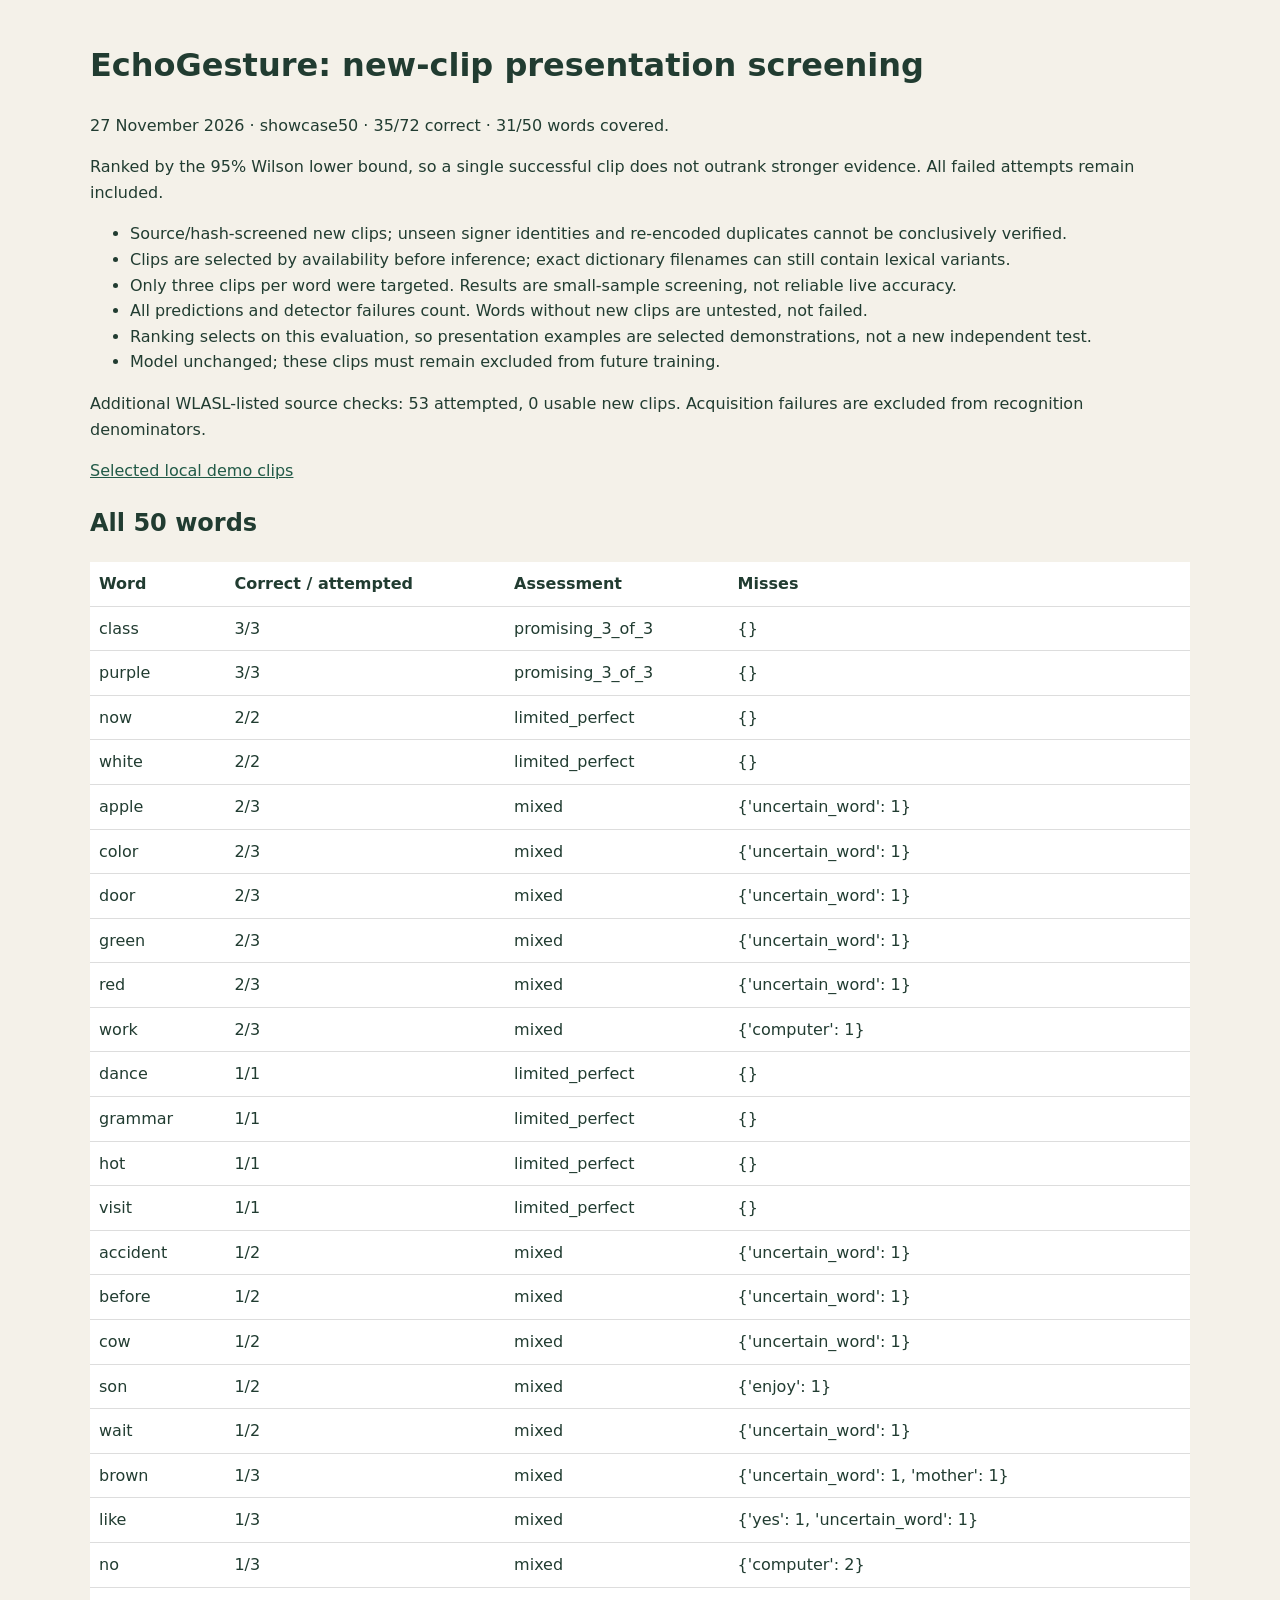
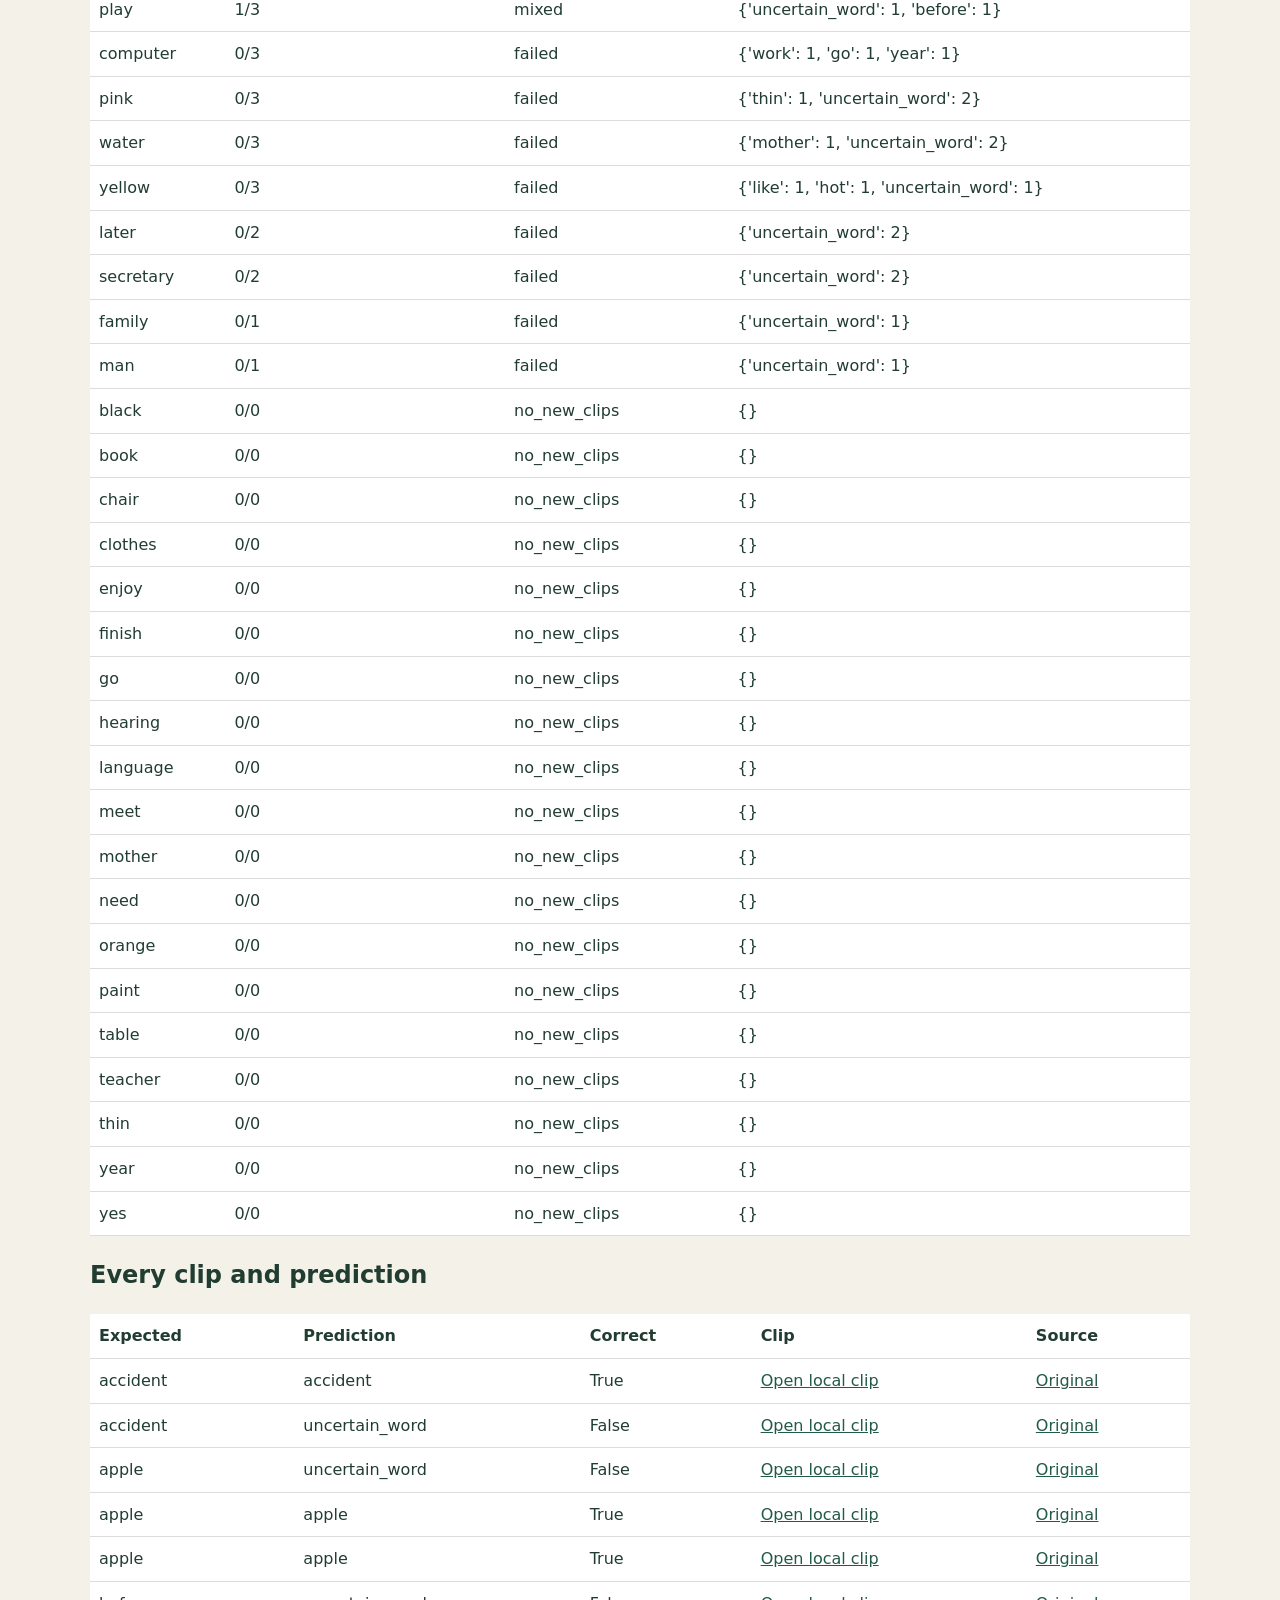
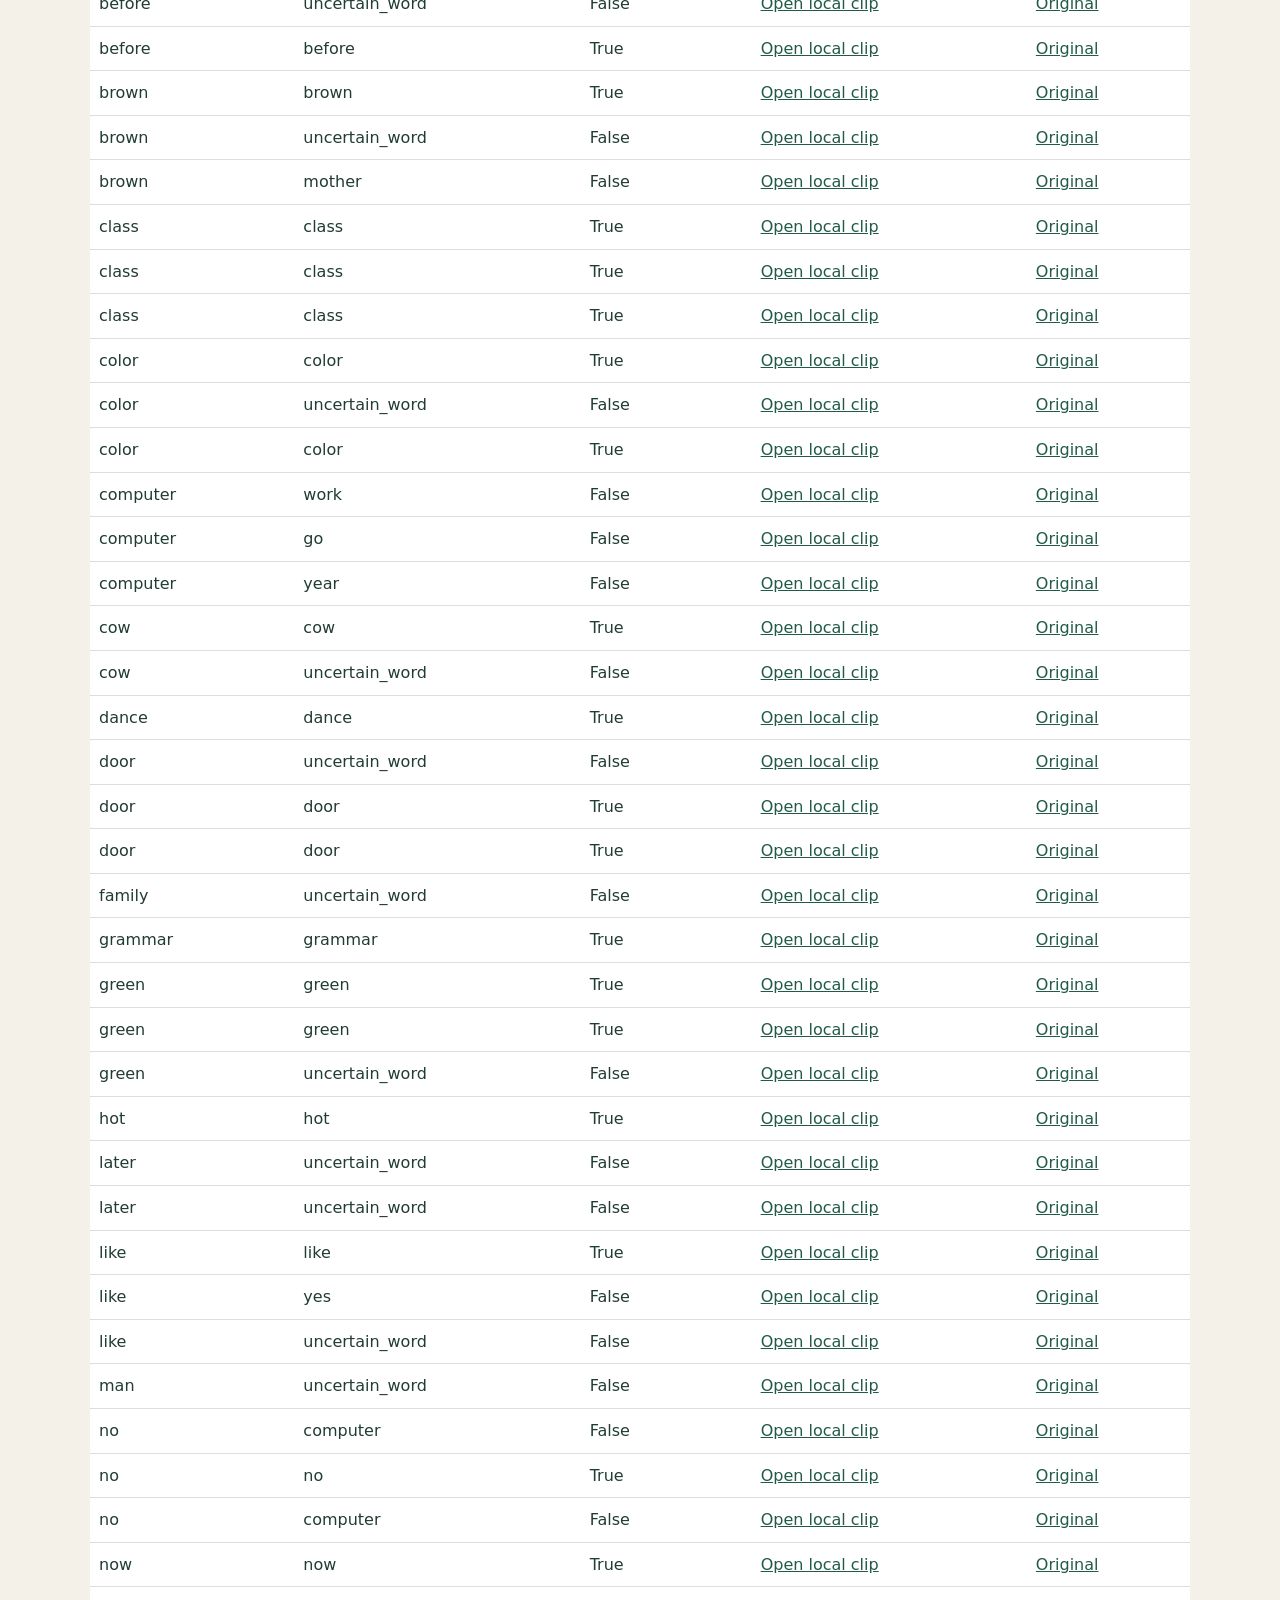
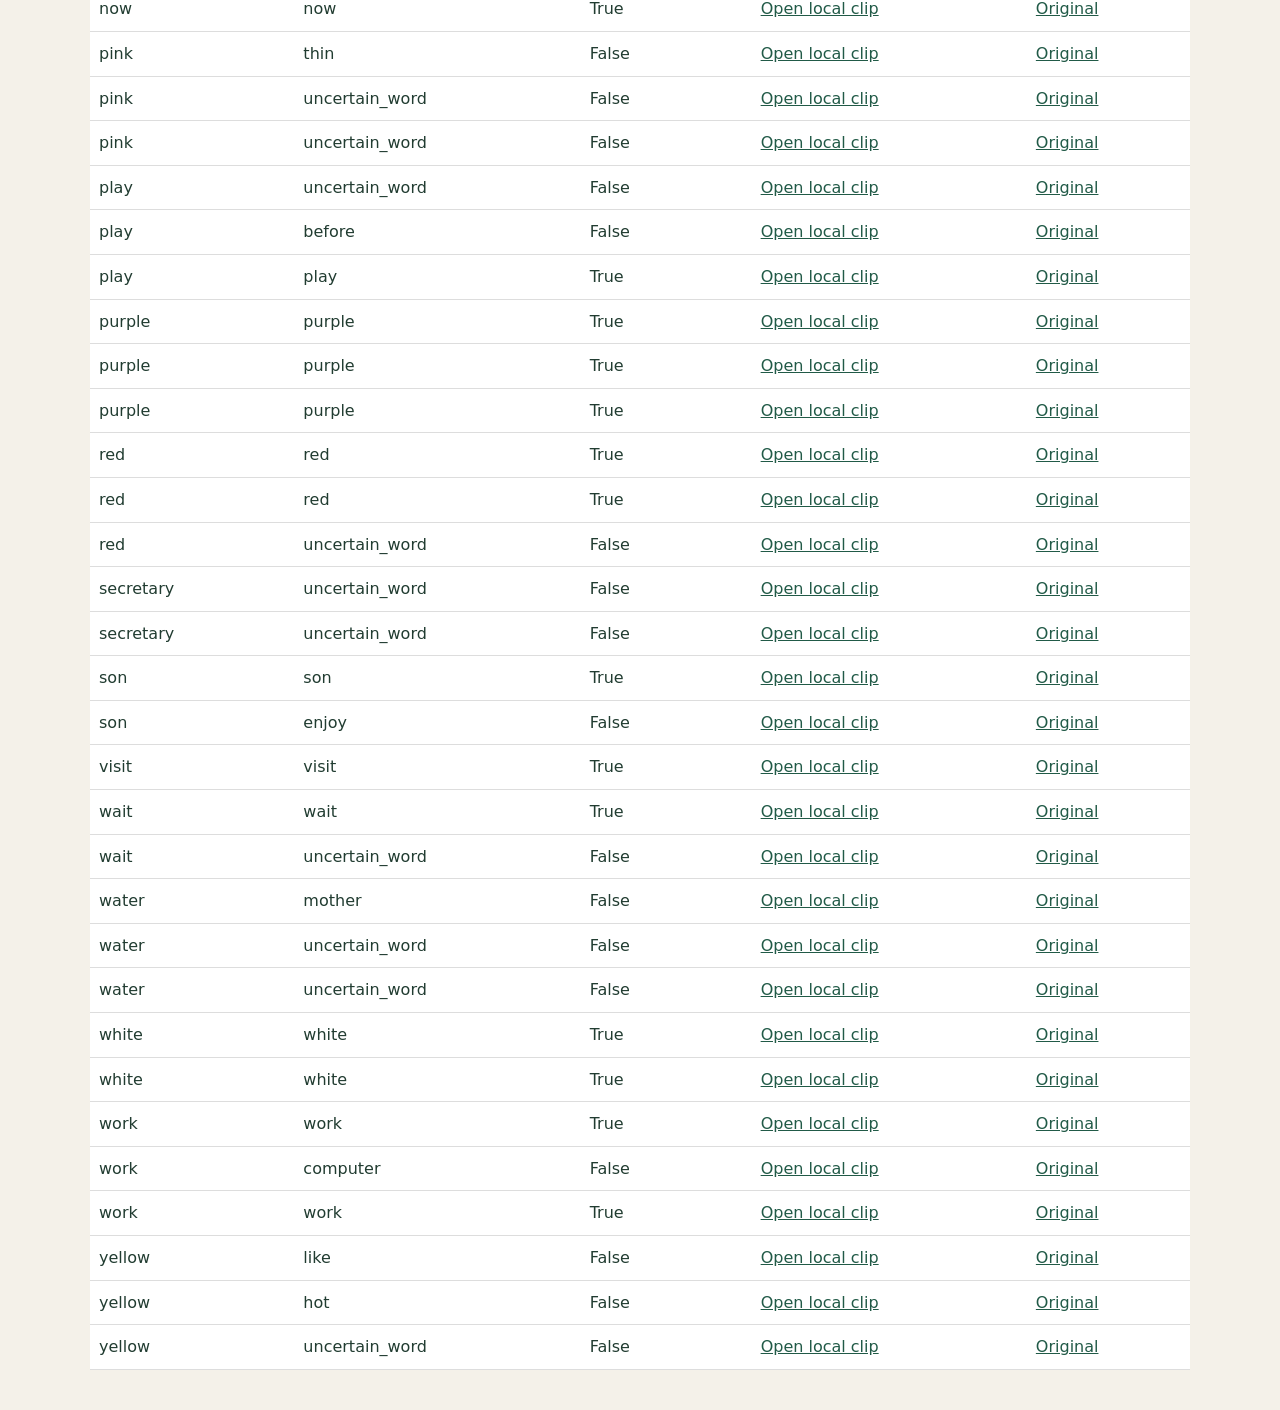
<file: reports/presentation-unseen-20261127-summary.html>
<!doctype html><html><meta charset="utf-8"><title>EchoGesture presentation screening</title><style>body{font:16px/1.6 system-ui;max-width:1100px;margin:40px auto;padding:0 20px;color:#213c31;background:#f4f1e9}table{border-collapse:collapse;width:100%;background:white}td,th{padding:9px;text-align:left;border-bottom:1px solid #ddd}a{color:#215a47}</style><h1>EchoGesture: new-clip presentation screening</h1><p>27 November 2026 · showcase50 · 35/72 correct · 31/50 words covered.</p><p>Ranked by the 95% Wilson lower bound, so a single successful clip does not outrank stronger evidence. All failed attempts remain included.</p><ul><li>Source/hash-screened new clips; unseen signer identities and re-encoded duplicates cannot be conclusively verified.</li><li>Clips are selected by availability before inference; exact dictionary filenames can still contain lexical variants.</li><li>Only three clips per word were targeted. Results are small-sample screening, not reliable live accuracy.</li><li>All predictions and detector failures count. Words without new clips are untested, not failed.</li><li>Ranking selects on this evaluation, so presentation examples are selected demonstrations, not a new independent test.</li><li>Model unchanged; these clips must remain excluded from future training.</li></ul><p>Additional WLASL-listed source checks: 53 attempted, 0 usable new clips. Acquisition failures are excluded from recognition denominators.</p><p><a href="../testproj/presentation-20261127/">Selected local demo clips</a></p><h2>All 50 words</h2><table><tr><th>Word</th><th>Correct / attempted</th><th>Assessment</th><th>Misses</th></tr><tr><td>class</td><td>3/3</td><td>promising_3_of_3</td><td>{}</td></tr><tr><td>purple</td><td>3/3</td><td>promising_3_of_3</td><td>{}</td></tr><tr><td>now</td><td>2/2</td><td>limited_perfect</td><td>{}</td></tr><tr><td>white</td><td>2/2</td><td>limited_perfect</td><td>{}</td></tr><tr><td>apple</td><td>2/3</td><td>mixed</td><td>{&#x27;uncertain_word&#x27;: 1}</td></tr><tr><td>color</td><td>2/3</td><td>mixed</td><td>{&#x27;uncertain_word&#x27;: 1}</td></tr><tr><td>door</td><td>2/3</td><td>mixed</td><td>{&#x27;uncertain_word&#x27;: 1}</td></tr><tr><td>green</td><td>2/3</td><td>mixed</td><td>{&#x27;uncertain_word&#x27;: 1}</td></tr><tr><td>red</td><td>2/3</td><td>mixed</td><td>{&#x27;uncertain_word&#x27;: 1}</td></tr><tr><td>work</td><td>2/3</td><td>mixed</td><td>{&#x27;computer&#x27;: 1}</td></tr><tr><td>dance</td><td>1/1</td><td>limited_perfect</td><td>{}</td></tr><tr><td>grammar</td><td>1/1</td><td>limited_perfect</td><td>{}</td></tr><tr><td>hot</td><td>1/1</td><td>limited_perfect</td><td>{}</td></tr><tr><td>visit</td><td>1/1</td><td>limited_perfect</td><td>{}</td></tr><tr><td>accident</td><td>1/2</td><td>mixed</td><td>{&#x27;uncertain_word&#x27;: 1}</td></tr><tr><td>before</td><td>1/2</td><td>mixed</td><td>{&#x27;uncertain_word&#x27;: 1}</td></tr><tr><td>cow</td><td>1/2</td><td>mixed</td><td>{&#x27;uncertain_word&#x27;: 1}</td></tr><tr><td>son</td><td>1/2</td><td>mixed</td><td>{&#x27;enjoy&#x27;: 1}</td></tr><tr><td>wait</td><td>1/2</td><td>mixed</td><td>{&#x27;uncertain_word&#x27;: 1}</td></tr><tr><td>brown</td><td>1/3</td><td>mixed</td><td>{&#x27;uncertain_word&#x27;: 1, &#x27;mother&#x27;: 1}</td></tr><tr><td>like</td><td>1/3</td><td>mixed</td><td>{&#x27;yes&#x27;: 1, &#x27;uncertain_word&#x27;: 1}</td></tr><tr><td>no</td><td>1/3</td><td>mixed</td><td>{&#x27;computer&#x27;: 2}</td></tr><tr><td>play</td><td>1/3</td><td>mixed</td><td>{&#x27;uncertain_word&#x27;: 1, &#x27;before&#x27;: 1}</td></tr><tr><td>computer</td><td>0/3</td><td>failed</td><td>{&#x27;work&#x27;: 1, &#x27;go&#x27;: 1, &#x27;year&#x27;: 1}</td></tr><tr><td>pink</td><td>0/3</td><td>failed</td><td>{&#x27;thin&#x27;: 1, &#x27;uncertain_word&#x27;: 2}</td></tr><tr><td>water</td><td>0/3</td><td>failed</td><td>{&#x27;mother&#x27;: 1, &#x27;uncertain_word&#x27;: 2}</td></tr><tr><td>yellow</td><td>0/3</td><td>failed</td><td>{&#x27;like&#x27;: 1, &#x27;hot&#x27;: 1, &#x27;uncertain_word&#x27;: 1}</td></tr><tr><td>later</td><td>0/2</td><td>failed</td><td>{&#x27;uncertain_word&#x27;: 2}</td></tr><tr><td>secretary</td><td>0/2</td><td>failed</td><td>{&#x27;uncertain_word&#x27;: 2}</td></tr><tr><td>family</td><td>0/1</td><td>failed</td><td>{&#x27;uncertain_word&#x27;: 1}</td></tr><tr><td>man</td><td>0/1</td><td>failed</td><td>{&#x27;uncertain_word&#x27;: 1}</td></tr><tr><td>black</td><td>0/0</td><td>no_new_clips</td><td>{}</td></tr><tr><td>book</td><td>0/0</td><td>no_new_clips</td><td>{}</td></tr><tr><td>chair</td><td>0/0</td><td>no_new_clips</td><td>{}</td></tr><tr><td>clothes</td><td>0/0</td><td>no_new_clips</td><td>{}</td></tr><tr><td>enjoy</td><td>0/0</td><td>no_new_clips</td><td>{}</td></tr><tr><td>finish</td><td>0/0</td><td>no_new_clips</td><td>{}</td></tr><tr><td>go</td><td>0/0</td><td>no_new_clips</td><td>{}</td></tr><tr><td>hearing</td><td>0/0</td><td>no_new_clips</td><td>{}</td></tr><tr><td>language</td><td>0/0</td><td>no_new_clips</td><td>{}</td></tr><tr><td>meet</td><td>0/0</td><td>no_new_clips</td><td>{}</td></tr><tr><td>mother</td><td>0/0</td><td>no_new_clips</td><td>{}</td></tr><tr><td>need</td><td>0/0</td><td>no_new_clips</td><td>{}</td></tr><tr><td>orange</td><td>0/0</td><td>no_new_clips</td><td>{}</td></tr><tr><td>paint</td><td>0/0</td><td>no_new_clips</td><td>{}</td></tr><tr><td>table</td><td>0/0</td><td>no_new_clips</td><td>{}</td></tr><tr><td>teacher</td><td>0/0</td><td>no_new_clips</td><td>{}</td></tr><tr><td>thin</td><td>0/0</td><td>no_new_clips</td><td>{}</td></tr><tr><td>year</td><td>0/0</td><td>no_new_clips</td><td>{}</td></tr><tr><td>yes</td><td>0/0</td><td>no_new_clips</td><td>{}</td></tr></table><h2>Every clip and prediction</h2><table><tr><th>Expected</th><th>Prediction</th><th>Correct</th><th>Clip</th><th>Source</th></tr><tr><td>accident</td><td>accident</td><td>True</td><td><a href="../datasets/raw/presentation-unseen-20261127/accident-7ee3c2abab37.mp4">Open local clip</a></td><td><a href="https://media.signbsl.com/videos/asl/elementalaslconcepts/mp4/accident.mp4">Original</a></td></tr><tr><td>accident</td><td>uncertain_word</td><td>False</td><td><a href="../datasets/raw/presentation-unseen-20261127/accident-6adaaf7677c8.mp4">Open local clip</a></td><td><a href="https://media.signbsl.com/videos/asl/philosophy/mp4/Accident-HD.mp4">Original</a></td></tr><tr><td>apple</td><td>uncertain_word</td><td>False</td><td><a href="../datasets/raw/presentation-unseen-20261127/apple-19dda829d10f.mp4">Open local clip</a></td><td><a href="https://media.signbsl.com/videos/asl/aslsignbank/mp4/APPLE-2072.mp4">Original</a></td></tr><tr><td>apple</td><td>apple</td><td>True</td><td><a href="../datasets/raw/presentation-unseen-20261127/apple-7250c01f23fb.mp4">Open local clip</a></td><td><a href="https://media.signbsl.com/videos/asl/aslsignbank/mp4/APPLE-406.mp4">Original</a></td></tr><tr><td>apple</td><td>apple</td><td>True</td><td><a href="../datasets/raw/presentation-unseen-20261127/apple-9892b927f73c.mp4">Open local clip</a></td><td><a href="https://media.signbsl.com/videos/asl/aslsearch/mp4/apple.mp4">Original</a></td></tr><tr><td>before</td><td>uncertain_word</td><td>False</td><td><a href="../datasets/raw/presentation-unseen-20261127/before-7dab95db4ddd.mp4">Open local clip</a></td><td><a href="https://media.signbsl.com/videos/asl/aslsearch/mp4/before3.mp4">Original</a></td></tr><tr><td>before</td><td>before</td><td>True</td><td><a href="../datasets/raw/presentation-unseen-20261127/before-106559a27f14.mp4">Open local clip</a></td><td><a href="https://media.signbsl.com/videos/asl/mariekatzenbachschool/mp4/before.mp4">Original</a></td></tr><tr><td>brown</td><td>brown</td><td>True</td><td><a href="../datasets/raw/presentation-unseen-20261127/brown-c984945bee0a.mp4">Open local clip</a></td><td><a href="https://media.signbsl.com/videos/asl/signlanguagestudent/mp4/brown.mp4">Original</a></td></tr><tr><td>brown</td><td>uncertain_word</td><td>False</td><td><a href="../datasets/raw/presentation-unseen-20261127/brown-b0928da64e96.mp4">Open local clip</a></td><td><a href="https://media.signbsl.com/videos/asl/aslsearch/mp4/brown.mp4">Original</a></td></tr><tr><td>brown</td><td>mother</td><td>False</td><td><a href="../datasets/raw/presentation-unseen-20261127/brown-b36ba275c85c.mp4">Open local clip</a></td><td><a href="https://media.signbsl.com/videos/asl/aslbricks/mp4/brown.mp4">Original</a></td></tr><tr><td>class</td><td>class</td><td>True</td><td><a href="../datasets/raw/presentation-unseen-20261127/class-9f6d5e005808.mp4">Open local clip</a></td><td><a href="https://media.signbsl.com/videos/asl/mariekatzenbachschool/mp4/class.mp4">Original</a></td></tr><tr><td>class</td><td>class</td><td>True</td><td><a href="../datasets/raw/presentation-unseen-20261127/class-2612756178d7.mp4">Open local clip</a></td><td><a href="https://media.signbsl.com/videos/asl/aslsearch/mp4/class.mp4">Original</a></td></tr><tr><td>class</td><td>class</td><td>True</td><td><a href="../datasets/raw/presentation-unseen-20261127/class-23e042df408b.mp4">Open local clip</a></td><td><a href="https://media.signbsl.com/videos/asl/startasl/mp4/class.mp4">Original</a></td></tr><tr><td>color</td><td>color</td><td>True</td><td><a href="../datasets/raw/presentation-unseen-20261127/color-791eb9df2775.mp4">Open local clip</a></td><td><a href="https://media.signbsl.com/videos/asl/aslsearch/mp4/color.mp4">Original</a></td></tr><tr><td>color</td><td>uncertain_word</td><td>False</td><td><a href="../datasets/raw/presentation-unseen-20261127/color-2754e814160d.mp4">Open local clip</a></td><td><a href="https://media.signbsl.com/videos/asl/elementalaslconcepts/mp4/color.mp4">Original</a></td></tr><tr><td>color</td><td>color</td><td>True</td><td><a href="../datasets/raw/presentation-unseen-20261127/color-de804118a0bd.mp4">Open local clip</a></td><td><a href="https://media.signbsl.com/videos/asl/aslbricks/mp4/Color.mp4">Original</a></td></tr><tr><td>computer</td><td>work</td><td>False</td><td><a href="../datasets/raw/presentation-unseen-20261127/computer-a9231034e8ce.mp4">Open local clip</a></td><td><a href="https://media.signbsl.com/videos/asl/aslsearch/mp4/computer2.mp4">Original</a></td></tr><tr><td>computer</td><td>go</td><td>False</td><td><a href="../datasets/raw/presentation-unseen-20261127/computer-1f8d600cbeb0.mp4">Open local clip</a></td><td><a href="https://media.signbsl.com/videos/asl/aslsearch/mp4/computer3.mp4">Original</a></td></tr><tr><td>computer</td><td>year</td><td>False</td><td><a href="../datasets/raw/presentation-unseen-20261127/computer-035fb04964b5.mp4">Open local clip</a></td><td><a href="https://media.signbsl.com/videos/asl/mariekatzenbachschool/mp4/computer.mp4">Original</a></td></tr><tr><td>cow</td><td>cow</td><td>True</td><td><a href="../datasets/raw/presentation-unseen-20261127/cow-e6a0d52d8516.mp4">Open local clip</a></td><td><a href="https://media.signbsl.com/videos/asl/aslbricks/mp4/cow.mp4">Original</a></td></tr><tr><td>cow</td><td>uncertain_word</td><td>False</td><td><a href="../datasets/raw/presentation-unseen-20261127/cow-282397c64028.mp4">Open local clip</a></td><td><a href="https://media.signbsl.com/videos/asl/mariekatzenbachschool/mp4/cow.mp4">Original</a></td></tr><tr><td>dance</td><td>dance</td><td>True</td><td><a href="../datasets/raw/presentation-unseen-20261127/dance-9c1a9c22acdb.mp4">Open local clip</a></td><td><a href="https://media.signbsl.com/videos/asl/mariekatzenbachschool/mp4/dance.mp4">Original</a></td></tr><tr><td>door</td><td>uncertain_word</td><td>False</td><td><a href="../datasets/raw/presentation-unseen-20261127/door-7f46092a0984.mp4">Open local clip</a></td><td><a href="https://media.signbsl.com/videos/asl/aslsignbank/mp4/DOOR-117.mp4">Original</a></td></tr><tr><td>door</td><td>door</td><td>True</td><td><a href="../datasets/raw/presentation-unseen-20261127/door-ff08933cd774.mp4">Open local clip</a></td><td><a href="https://media.signbsl.com/videos/asl/signlanguagestudent/mp4/door.mp4">Original</a></td></tr><tr><td>door</td><td>door</td><td>True</td><td><a href="../datasets/raw/presentation-unseen-20261127/door-5c2334604779.mp4">Open local clip</a></td><td><a href="https://media.signbsl.com/videos/asl/aslsearch/mp4/door.mp4">Original</a></td></tr><tr><td>family</td><td>uncertain_word</td><td>False</td><td><a href="../datasets/raw/presentation-unseen-20261127/family-5ca63ece4dcf.mp4">Open local clip</a></td><td><a href="https://media.signbsl.com/videos/asl/mariekatzenbachschool/mp4/family.mp4">Original</a></td></tr><tr><td>grammar</td><td>grammar</td><td>True</td><td><a href="../datasets/raw/presentation-unseen-20261127/grammar-d213876c6784.mp4">Open local clip</a></td><td><a href="https://media.signbsl.com/videos/asl/elementalaslconcepts/mp4/grammar.mp4">Original</a></td></tr><tr><td>green</td><td>green</td><td>True</td><td><a href="../datasets/raw/presentation-unseen-20261127/green-863e22fdca44.mp4">Open local clip</a></td><td><a href="https://media.signbsl.com/videos/asl/aslsearch/mp4/green.mp4">Original</a></td></tr><tr><td>green</td><td>green</td><td>True</td><td><a href="../datasets/raw/presentation-unseen-20261127/green-177a4d09bbb5.mp4">Open local clip</a></td><td><a href="https://media.signbsl.com/videos/asl/aslbricks/mp4/green.mp4">Original</a></td></tr><tr><td>green</td><td>uncertain_word</td><td>False</td><td><a href="../datasets/raw/presentation-unseen-20261127/green-8a6e46f5ff04.mp4">Open local clip</a></td><td><a href="https://media.signbsl.com/videos/asl/mariekatzenbachschool/mp4/green.mp4">Original</a></td></tr><tr><td>hot</td><td>hot</td><td>True</td><td><a href="../datasets/raw/presentation-unseen-20261127/hot-b4caa7df46c3.mp4">Open local clip</a></td><td><a href="https://media.signbsl.com/videos/asl/mariekatzenbachschool/mp4/hot.mp4">Original</a></td></tr><tr><td>later</td><td>uncertain_word</td><td>False</td><td><a href="../datasets/raw/presentation-unseen-20261127/later-284ce7d87dae.mp4">Open local clip</a></td><td><a href="https://media.signbsl.com/videos/asl/aslsearch/mp4/later2.mp4">Original</a></td></tr><tr><td>later</td><td>uncertain_word</td><td>False</td><td><a href="../datasets/raw/presentation-unseen-20261127/later-3f7ce7d70d36.mp4">Open local clip</a></td><td><a href="https://media.signbsl.com/videos/asl/elementalaslconcepts/mp4/later.mp4">Original</a></td></tr><tr><td>like</td><td>like</td><td>True</td><td><a href="../datasets/raw/presentation-unseen-20261127/like-361acd493107.mp4">Open local clip</a></td><td><a href="https://media.signbsl.com/videos/asl/mariekatzenbachschool/mp4/like.mp4">Original</a></td></tr><tr><td>like</td><td>yes</td><td>False</td><td><a href="../datasets/raw/presentation-unseen-20261127/like-4df1bcabd403.mp4">Open local clip</a></td><td><a href="https://media.signbsl.com/videos/asl/aslsearch/mp4/like.mp4">Original</a></td></tr><tr><td>like</td><td>uncertain_word</td><td>False</td><td><a href="../datasets/raw/presentation-unseen-20261127/like-0d7960b068ec.mp4">Open local clip</a></td><td><a href="https://media.signbsl.com/videos/asl/aslsearch/mp4/like2.mp4">Original</a></td></tr><tr><td>man</td><td>uncertain_word</td><td>False</td><td><a href="../datasets/raw/presentation-unseen-20261127/man-f546e3b6c6ee.mp4">Open local clip</a></td><td><a href="https://media.signbsl.com/videos/asl/aslbricks/mp4/man.mp4">Original</a></td></tr><tr><td>no</td><td>computer</td><td>False</td><td><a href="../datasets/raw/presentation-unseen-20261127/no-31e90318ba14.mp4">Open local clip</a></td><td><a href="https://media.signbsl.com/videos/asl/aslbricks/mp4/no.mp4">Original</a></td></tr><tr><td>no</td><td>no</td><td>True</td><td><a href="../datasets/raw/presentation-unseen-20261127/no-7b68b259674e.mp4">Open local clip</a></td><td><a href="https://media.signbsl.com/videos/asl/mariekatzenbachschool/mp4/no.mp4">Original</a></td></tr><tr><td>no</td><td>computer</td><td>False</td><td><a href="../datasets/raw/presentation-unseen-20261127/no-4f1f6007c07d.mp4">Open local clip</a></td><td><a href="https://media.signbsl.com/videos/asl/startasl/mp4/no-2.mp4">Original</a></td></tr><tr><td>now</td><td>now</td><td>True</td><td><a href="../datasets/raw/presentation-unseen-20261127/now-2314ff7065d2.mp4">Open local clip</a></td><td><a href="https://media.signbsl.com/videos/asl/aslbricks/mp4/now.mp4">Original</a></td></tr><tr><td>now</td><td>now</td><td>True</td><td><a href="../datasets/raw/presentation-unseen-20261127/now-d1d3b4c67824.mp4">Open local clip</a></td><td><a href="https://media.signbsl.com/videos/asl/mariekatzenbachschool/mp4/now.mp4">Original</a></td></tr><tr><td>pink</td><td>thin</td><td>False</td><td><a href="../datasets/raw/presentation-unseen-20261127/pink-5c5e777735cb.mp4">Open local clip</a></td><td><a href="https://media.signbsl.com/videos/asl/aslsignbank/mp4/PINK-2401.mp4">Original</a></td></tr><tr><td>pink</td><td>uncertain_word</td><td>False</td><td><a href="../datasets/raw/presentation-unseen-20261127/pink-d9633ea3b624.mp4">Open local clip</a></td><td><a href="https://media.signbsl.com/videos/asl/aslsearch/mp4/pink.mp4">Original</a></td></tr><tr><td>pink</td><td>uncertain_word</td><td>False</td><td><a href="../datasets/raw/presentation-unseen-20261127/pink-e06b02d17ef5.mp4">Open local clip</a></td><td><a href="https://media.signbsl.com/videos/asl/aslbricks/mp4/pink.mp4">Original</a></td></tr><tr><td>play</td><td>uncertain_word</td><td>False</td><td><a href="../datasets/raw/presentation-unseen-20261127/play-dcf7c1362d8f.mp4">Open local clip</a></td><td><a href="https://media.signbsl.com/videos/asl/elementalaslconcepts/mp4/play.mp4">Original</a></td></tr><tr><td>play</td><td>before</td><td>False</td><td><a href="../datasets/raw/presentation-unseen-20261127/play-7a0c9083886f.mp4">Open local clip</a></td><td><a href="https://media.signbsl.com/videos/asl/aslbricks/mp4/play.mp4">Original</a></td></tr><tr><td>play</td><td>play</td><td>True</td><td><a href="../datasets/raw/presentation-unseen-20261127/play-cf0217c36338.mp4">Open local clip</a></td><td><a href="https://media.signbsl.com/videos/asl/mariekatzenbachschool/mp4/play.mp4">Original</a></td></tr><tr><td>purple</td><td>purple</td><td>True</td><td><a href="../datasets/raw/presentation-unseen-20261127/purple-055c3ce41fd5.mp4">Open local clip</a></td><td><a href="https://media.signbsl.com/videos/asl/aslsearch/mp4/purple.mp4">Original</a></td></tr><tr><td>purple</td><td>purple</td><td>True</td><td><a href="../datasets/raw/presentation-unseen-20261127/purple-44f2003a9367.mp4">Open local clip</a></td><td><a href="https://media.signbsl.com/videos/asl/aslbricks/mp4/purple.mp4">Original</a></td></tr><tr><td>purple</td><td>purple</td><td>True</td><td><a href="../datasets/raw/presentation-unseen-20261127/purple-e0ff2e77d467.mp4">Open local clip</a></td><td><a href="https://media.signbsl.com/videos/asl/mariekatzenbachschool/mp4/purple.mp4">Original</a></td></tr><tr><td>red</td><td>red</td><td>True</td><td><a href="../datasets/raw/presentation-unseen-20261127/red-e3a8a82af516.mp4">Open local clip</a></td><td><a href="https://media.signbsl.com/videos/asl/aslsearch/mp4/red.mp4">Original</a></td></tr><tr><td>red</td><td>red</td><td>True</td><td><a href="../datasets/raw/presentation-unseen-20261127/red-be4c933bcf43.mp4">Open local clip</a></td><td><a href="https://media.signbsl.com/videos/asl/aslbricks/mp4/red.mp4">Original</a></td></tr><tr><td>red</td><td>uncertain_word</td><td>False</td><td><a href="../datasets/raw/presentation-unseen-20261127/red-352d39d4efd4.mp4">Open local clip</a></td><td><a href="https://media.signbsl.com/videos/asl/mariekatzenbachschool/mp4/red.mp4">Original</a></td></tr><tr><td>secretary</td><td>uncertain_word</td><td>False</td><td><a href="../datasets/raw/presentation-unseen-20261127/secretary-5bf95286f496.mp4">Open local clip</a></td><td><a href="https://media.signbsl.com/videos/asl/aslsearch/mp4/secretary.mp4">Original</a></td></tr><tr><td>secretary</td><td>uncertain_word</td><td>False</td><td><a href="../datasets/raw/presentation-unseen-20261127/secretary-95d366ba4ec8.mp4">Open local clip</a></td><td><a href="https://media.signbsl.com/videos/asl/startasl/mp4/secretary.mp4">Original</a></td></tr><tr><td>son</td><td>son</td><td>True</td><td><a href="../datasets/raw/presentation-unseen-20261127/son-e6add87ff736.mp4">Open local clip</a></td><td><a href="https://media.signbsl.com/videos/asl/aslsearch/mp4/son.mp4">Original</a></td></tr><tr><td>son</td><td>enjoy</td><td>False</td><td><a href="../datasets/raw/presentation-unseen-20261127/son-02c263b20c24.mp4">Open local clip</a></td><td><a href="https://media.signbsl.com/videos/asl/mariekatzenbachschool/mp4/son.mp4">Original</a></td></tr><tr><td>visit</td><td>visit</td><td>True</td><td><a href="../datasets/raw/presentation-unseen-20261127/visit-b2817d2382bf.mp4">Open local clip</a></td><td><a href="https://media.signbsl.com/videos/asl/aslsearch/mp4/visit.mp4">Original</a></td></tr><tr><td>wait</td><td>wait</td><td>True</td><td><a href="../datasets/raw/presentation-unseen-20261127/wait-8576f6a26932.mp4">Open local clip</a></td><td><a href="https://media.signbsl.com/videos/asl/aslsearch/mp4/wait.mp4">Original</a></td></tr><tr><td>wait</td><td>uncertain_word</td><td>False</td><td><a href="../datasets/raw/presentation-unseen-20261127/wait-7865b59090b2.mp4">Open local clip</a></td><td><a href="https://media.signbsl.com/videos/asl/elementalaslconcepts/mp4/wait.mp4">Original</a></td></tr><tr><td>water</td><td>mother</td><td>False</td><td><a href="../datasets/raw/presentation-unseen-20261127/water-191683769776.mp4">Open local clip</a></td><td><a href="https://media.signbsl.com/videos/asl/elementalaslconcepts/mp4/water.mp4">Original</a></td></tr><tr><td>water</td><td>uncertain_word</td><td>False</td><td><a href="../datasets/raw/presentation-unseen-20261127/water-ea89f2ee7301.mp4">Open local clip</a></td><td><a href="https://media.signbsl.com/videos/asl/aslbricks/mp4/water.mp4">Original</a></td></tr><tr><td>water</td><td>uncertain_word</td><td>False</td><td><a href="../datasets/raw/presentation-unseen-20261127/water-f32f9d1075a7.mp4">Open local clip</a></td><td><a href="https://media.signbsl.com/videos/asl/mariekatzenbachschool/mp4/water.mp4">Original</a></td></tr><tr><td>white</td><td>white</td><td>True</td><td><a href="../datasets/raw/presentation-unseen-20261127/white-1597fba0e083.mp4">Open local clip</a></td><td><a href="https://media.signbsl.com/videos/asl/aslbricks/mp4/white.mp4">Original</a></td></tr><tr><td>white</td><td>white</td><td>True</td><td><a href="../datasets/raw/presentation-unseen-20261127/white-34ae32ef5533.mp4">Open local clip</a></td><td><a href="https://media.signbsl.com/videos/asl/mariekatzenbachschool/mp4/white.mp4">Original</a></td></tr><tr><td>work</td><td>work</td><td>True</td><td><a href="../datasets/raw/presentation-unseen-20261127/work-db53a07c86a8.mp4">Open local clip</a></td><td><a href="https://media.signbsl.com/videos/asl/aslsearch/mp4/work.mp4">Original</a></td></tr><tr><td>work</td><td>computer</td><td>False</td><td><a href="../datasets/raw/presentation-unseen-20261127/work-6684195019e5.mp4">Open local clip</a></td><td><a href="https://media.signbsl.com/videos/asl/valleybible/mp4/work.mp4">Original</a></td></tr><tr><td>work</td><td>work</td><td>True</td><td><a href="../datasets/raw/presentation-unseen-20261127/work-b628a0ff3f0f.mp4">Open local clip</a></td><td><a href="https://media.signbsl.com/videos/asl/elementalaslconcepts/mp4/work.mp4">Original</a></td></tr><tr><td>yellow</td><td>like</td><td>False</td><td><a href="../datasets/raw/presentation-unseen-20261127/yellow-5c478725cb84.mp4">Open local clip</a></td><td><a href="https://media.signbsl.com/videos/asl/aslsearch/mp4/yellow.mp4">Original</a></td></tr><tr><td>yellow</td><td>hot</td><td>False</td><td><a href="../datasets/raw/presentation-unseen-20261127/yellow-7fd4f6c70ac2.mp4">Open local clip</a></td><td><a href="https://media.signbsl.com/videos/asl/aslbricks/mp4/yellow.mp4">Original</a></td></tr><tr><td>yellow</td><td>uncertain_word</td><td>False</td><td><a href="../datasets/raw/presentation-unseen-20261127/yellow-b957d627d536.mp4">Open local clip</a></td><td><a href="https://media.signbsl.com/videos/asl/mariekatzenbachschool/mp4/yellow.mp4">Original</a></td></tr></table></html>
</file>
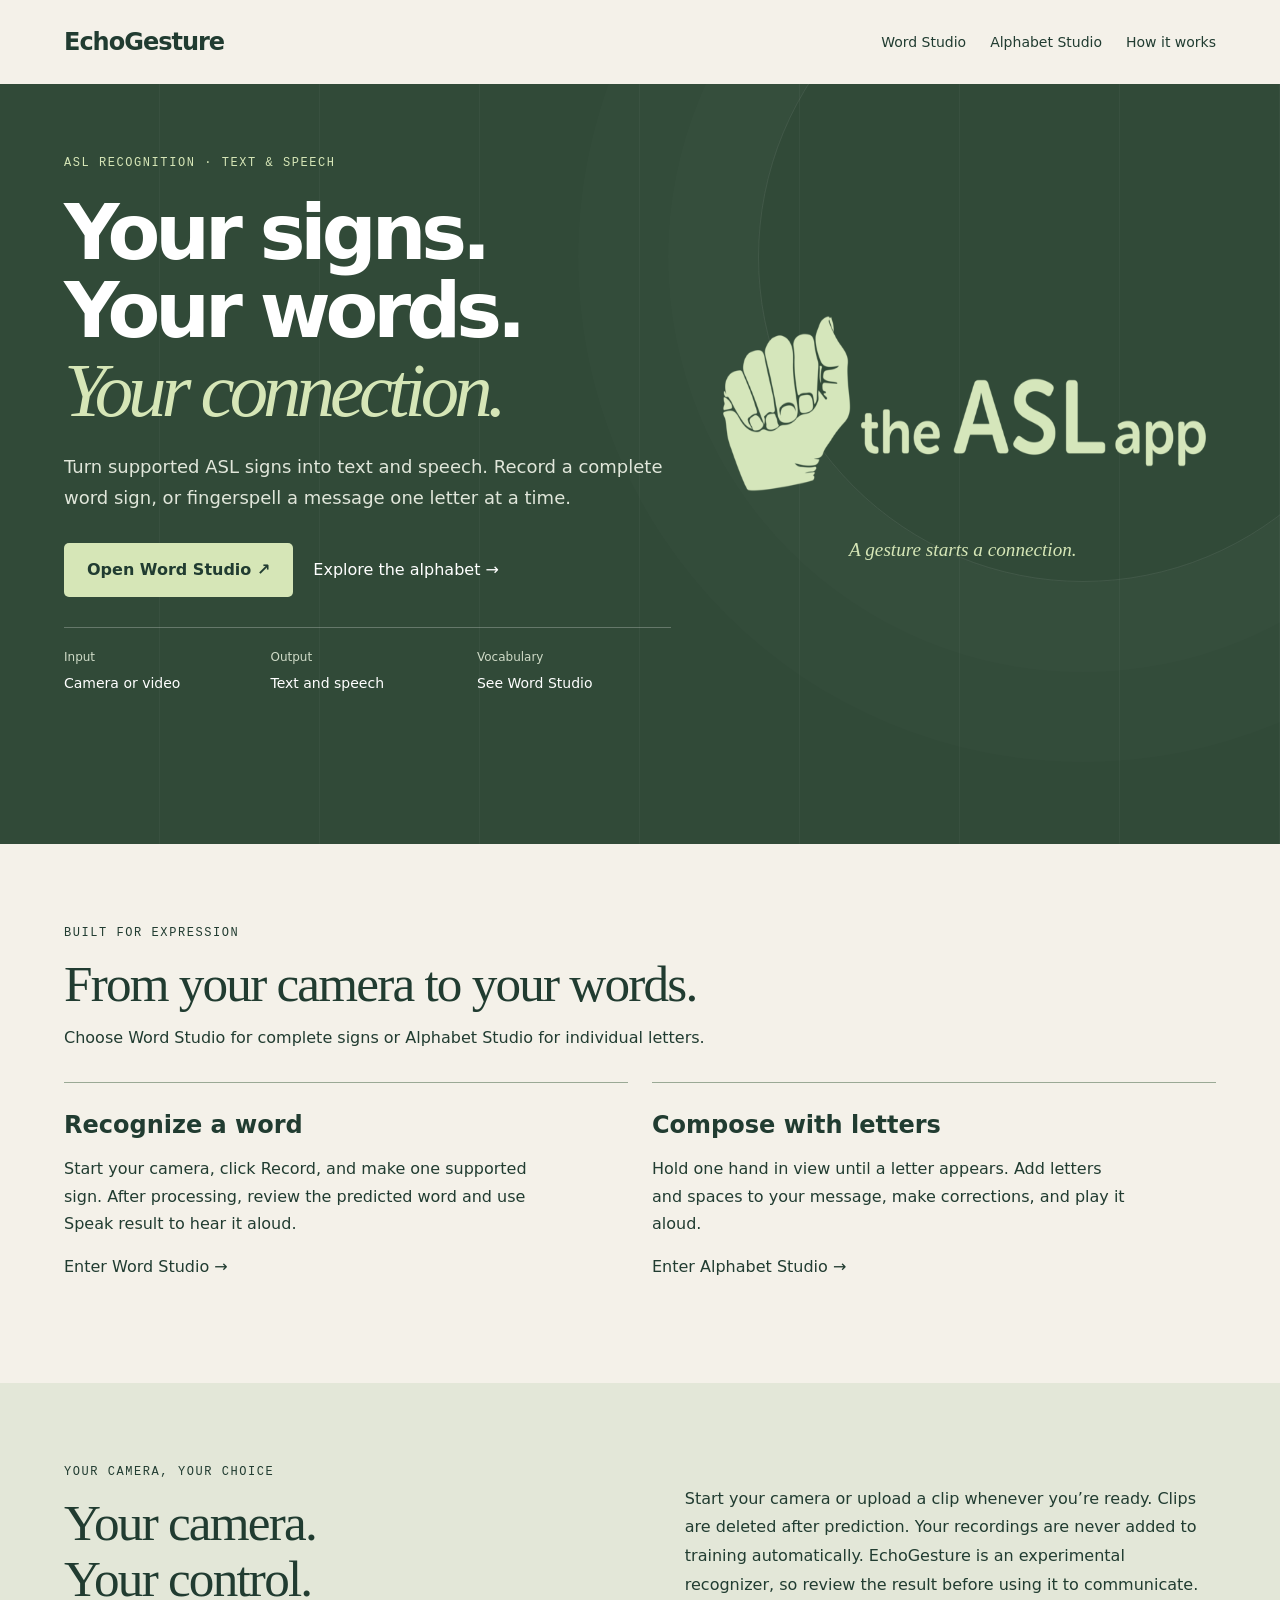
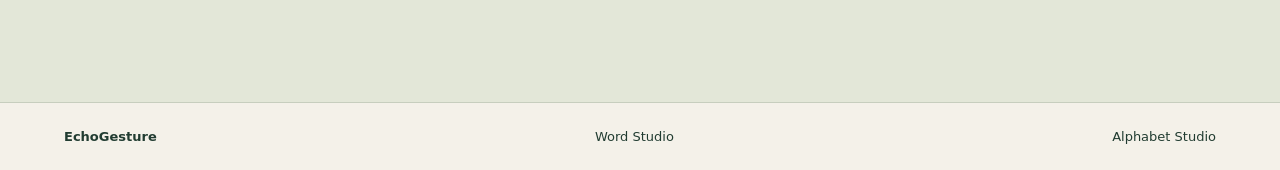
<file: templates/landing.html>
<!doctype html>
<html lang="en"><head><meta charset="utf-8"><meta name="viewport" content="width=device-width,initial-scale=1"><title>EchoGesture · Your signs, in words</title><link rel="stylesheet" href="/static/echo-landing.css?v=11"></head>
<body><header class="echo-nav"><a href="/" class="echo-brand">EchoGesture</a><nav aria-label="Main navigation"><a href="/words">Word Studio</a><a href="/sign">Alphabet Studio</a><a href="#how-it-works">How it works</a></nav></header>
<main><section class="hero echo-hero"><div class="hero__backdrop" aria-hidden="true"><div class="echo-orbit"></div><div class="hero__guides"></div></div><div class="echo-grid"><div class="echo-copy"><p class="label">ASL RECOGNITION · TEXT & SPEECH</p><h1>Your signs.<br>Your words.<br><em>Your connection.</em></h1><p class="echo-description">Turn supported ASL signs into text and speech. Record a complete word sign, or fingerspell a message one letter at a time.</p><div class="echo-actions"><a class="echo-primary" href="/words">Open Word Studio ↗</a><a class="echo-secondary" href="/sign">Explore the alphabet →</a></div><dl class="echo-spec"><div><dt>Input</dt><dd>Camera or video</dd></div><div><dt>Output</dt><dd>Text and speech</dd></div><div><dt>Vocabulary</dt><dd>See Word Studio</dd></div></dl></div>
<figure class="echo-preview echo-artwork echo-logo-artwork"><img src="/static/asl-app-artwork.png" alt="The ASL app lettering beside an illustrated hand" width="755" height="280" fetchpriority="high"><figcaption>A gesture starts a connection.</figcaption></figure></div></section>
<section id="how-it-works" class="echo-section"><div><p class="label">BUILT FOR EXPRESSION</p><h2>From your camera to your words.</h2><p>Choose Word Studio for complete signs or Alphabet Studio for individual letters.</p></div><div class="echo-cards"><article><h3>Recognize a word</h3><p>Start your camera, click Record, and make one supported sign. After processing, review the predicted word and use Speak result to hear it aloud.</p><a href="/words">Enter Word Studio →</a></article><article><h3>Compose with letters</h3><p>Hold one hand in view until a letter appears. Add letters and spaces to your message, make corrections, and play it aloud.</p><a href="/sign">Enter Alphabet Studio →</a></article></div></section>
<section class="echo-section echo-status"><div><p class="label">YOUR CAMERA, YOUR CHOICE</p><h2>Your camera.<br>Your control.</h2></div><p>Start your camera or upload a clip whenever you’re ready. Clips are deleted after prediction. Your recordings are never added to training automatically. EchoGesture is an experimental recognizer, so review the result before using it to communicate.</p></section>
</main><footer class="echo-footer"><span>EchoGesture</span><a href="/words">Word Studio</a><a href="/sign">Alphabet Studio</a></footer></body></html>
</file>
<file: static/echo-landing.css>
/* Original EchoGesture landing-page foundations. */
*{box-sizing:border-box}body{margin:0;font:16px/1.5 system-ui,-apple-system,sans-serif}a{color:inherit;text-decoration:none}button,input{font:inherit}h1,h2,h3,p,dl{margin:0}video{display:block;max-width:100%}.label{font:12px/1.5 ui-monospace,monospace;letter-spacing:.13em}.hero{position:relative;color:white;overflow:hidden}.hero__backdrop{position:absolute;inset:0;pointer-events:none;z-index:-1}.hero__guides{position:absolute;inset:0;background:repeating-linear-gradient(90deg,transparent 0,transparent calc(12.5% - 1px),#ffffff09 calc(12.5% - 1px),#ffffff09 12.5%)}
:root{--echo-green:#213c31}body{background:#f4f1e9;color:var(--echo-green)}.echo-nav,.echo-footer{display:flex;align-items:center;justify-content:space-between;gap:24px;padding:24px 5vw}.echo-brand{font-size:24px;font-weight:650;letter-spacing:-1px}.echo-nav nav{display:flex;flex-wrap:wrap;gap:24px;font-size:14px}.template-credit{font-size:12px}.echo-hero{background:#314a38;min-height:760px;padding:70px 5vw;isolation:isolate}.echo-grid{display:grid;grid-template-columns:1.2fr 1fr;gap:7vw;align-items:center;position:relative}.echo-copy h1{font-size:clamp(48px,6vw,90px);line-height:1.02;letter-spacing:-.065em;margin:22px 0}.echo-copy h1 em{font-family:Georgia,serif;font-weight:400;color:#d6e6b7}.echo-copy .label{color:#d6e6b7}.echo-description{font-size:18px;max-width:510px;line-height:1.7;color:#e0e6da}.echo-actions{display:flex;flex-wrap:wrap;gap:20px;align-items:center;margin:30px 0}.echo-primary{background:#d6e6b7;color:#213c31;padding:15px 23px;border-radius:5px;font-weight:600}.echo-secondary{color:white}.echo-spec{display:grid;grid-template-columns:repeat(3,1fr);border-top:1px solid #ffffff40;padding-top:20px;gap:12px}.echo-spec dt{font-size:12px;color:#cfdbc7}.echo-spec dd{margin:7px 0;font-size:14px}.echo-preview{padding:18px;border:1px solid #ffffff50;background:#ffffff12;border-radius:8px}.preview-top{display:flex;justify-content:space-between;font-size:11px;letter-spacing:.04em;margin-bottom:16px}.echo-preview video{width:100%;aspect-ratio:4/3;object-fit:contain;background:#172d23;border-radius:4px}.preview-bottom{display:grid;gap:4px;margin-top:14px}.preview-bottom span,.echo-preview p{font-size:12px;color:#d1ddcd}.preview-bottom strong{font:36px Georgia,serif}.preview-bottom a{color:#e5efca;margin-top:5px}.echo-preview p{margin:16px 0 0}.echo-orbit{position:absolute;width:650px;height:650px;border:1px solid #ffffff14;border-radius:50%;right:-10%;top:-20%;box-shadow:0 0 0 90px #ffffff03,0 0 0 180px #ffffff03}.echo-section{padding:80px 5vw}.echo-section h2{font:clamp(32px,4vw,52px)/1.1 Georgia,serif;letter-spacing:-.035em;margin:14px 0}.echo-cards{display:grid;grid-template-columns:1fr 1fr;gap:24px;margin-top:32px}.echo-cards article{border-top:1px solid #9aa995;padding:24px 0}.echo-cards h3{font-size:24px;margin-bottom:12px}.echo-cards p{max-width:480px;line-height:1.7;margin-bottom:18px}.echo-status{background:#e3e7d8;display:grid;grid-template-columns:1fr 1fr;gap:7vw;align-items:center}.echo-status>p{line-height:1.8}.echo-footer{flex-wrap:wrap;font-size:13px;border-top:1px solid #c7cebe}.echo-footer>span{font-weight:700}a:focus-visible{outline:3px solid #a7bd82;outline-offset:5px}@media(max-width:760px){.echo-nav{align-items:flex-start;flex-direction:column}.echo-nav nav{gap:10px 20px}.echo-grid,.echo-status{grid-template-columns:1fr;gap:38px}.echo-hero{padding-top:40px;min-height:auto}.echo-cards{grid-template-columns:1fr}.echo-section{padding:48px 5vw}}

.echo-artwork{margin:0;padding:14px;background:#ebe9db;color:#213c31;border:1px solid #f4f1e95c;box-shadow:0 24px 70px #10281d26}.echo-artwork .preview-top{margin:3px 2px 12px;font-size:10px;letter-spacing:.08em}.echo-artwork img{display:block;width:100%;height:auto;max-height:530px;object-fit:cover;object-position:center;border-radius:3px}.echo-artwork figcaption{display:flex;justify-content:space-between;gap:14px;align-items:center;padding:16px 2px 4px;font-size:12px}.echo-artwork figcaption>span{font:italic 20px Georgia,serif}.echo-artwork figcaption a{white-space:nowrap}@media(max-width:760px){.echo-artwork{max-width:480px;width:100%;justify-self:center}.echo-artwork img{max-height:460px}.echo-artwork figcaption{flex-wrap:wrap}}

/* A quiet, proportionate artwork beside the main headline. */
.echo-logo-artwork{display:flex;flex-direction:column;align-items:center;justify-content:center;gap:30px;align-self:center;background:transparent;color:#d6e6b7;padding:32px 0;border:0;box-shadow:none;width:100%;max-width:560px;justify-self:center}
.echo-logo-artwork img{display:block;width:100%;height:auto;max-height:none;object-fit:contain;padding:0;background:transparent;border-radius:0;filter:brightness(0) saturate(100%) invert(92%) sepia(15%) saturate(444%) hue-rotate(35deg) brightness(99%) contrast(87%)}
.echo-logo-artwork figcaption{display:block;margin:0;padding:0;text-align:center;font:italic clamp(18px,1.5vw,24px)/1.5 Georgia,serif;color:#d6e6b7;text-wrap:balance}
@media(max-width:760px){.echo-logo-artwork{max-width:440px;padding:12px 0 24px;gap:22px}.echo-logo-artwork img{height:auto;max-height:none}}

/* Let the wide artwork fill the available hero space. */
.echo-grid{grid-template-columns:1fr 1.15fr;gap:3vw}
.echo-logo-artwork{max-width:none;padding:0;gap:20px}
.echo-logo-artwork img{width:100%}
@media(max-width:760px){.echo-grid{grid-template-columns:1fr;gap:28px}.echo-logo-artwork{max-width:none;padding:0 0 16px;gap:16px}}

/* Give the headline and supporting copy more horizontal room. */
.echo-grid{grid-template-columns:1.2fr 1fr;gap:3vw}
.echo-description{max-width:620px}
@media(max-width:760px){.echo-grid{grid-template-columns:1fr;gap:28px}}

/* Slightly taller artwork without changing its horizontal footprint. */
.echo-logo-artwork img{transform:scaleY(1.15);margin-block:18px}

/* Ease anchor navigation into the explanatory section. */
html{scroll-behavior:smooth}
#how-it-works{scroll-margin-top:28px}
@media(prefers-reduced-motion:reduce){html{scroll-behavior:auto}}
</file>
